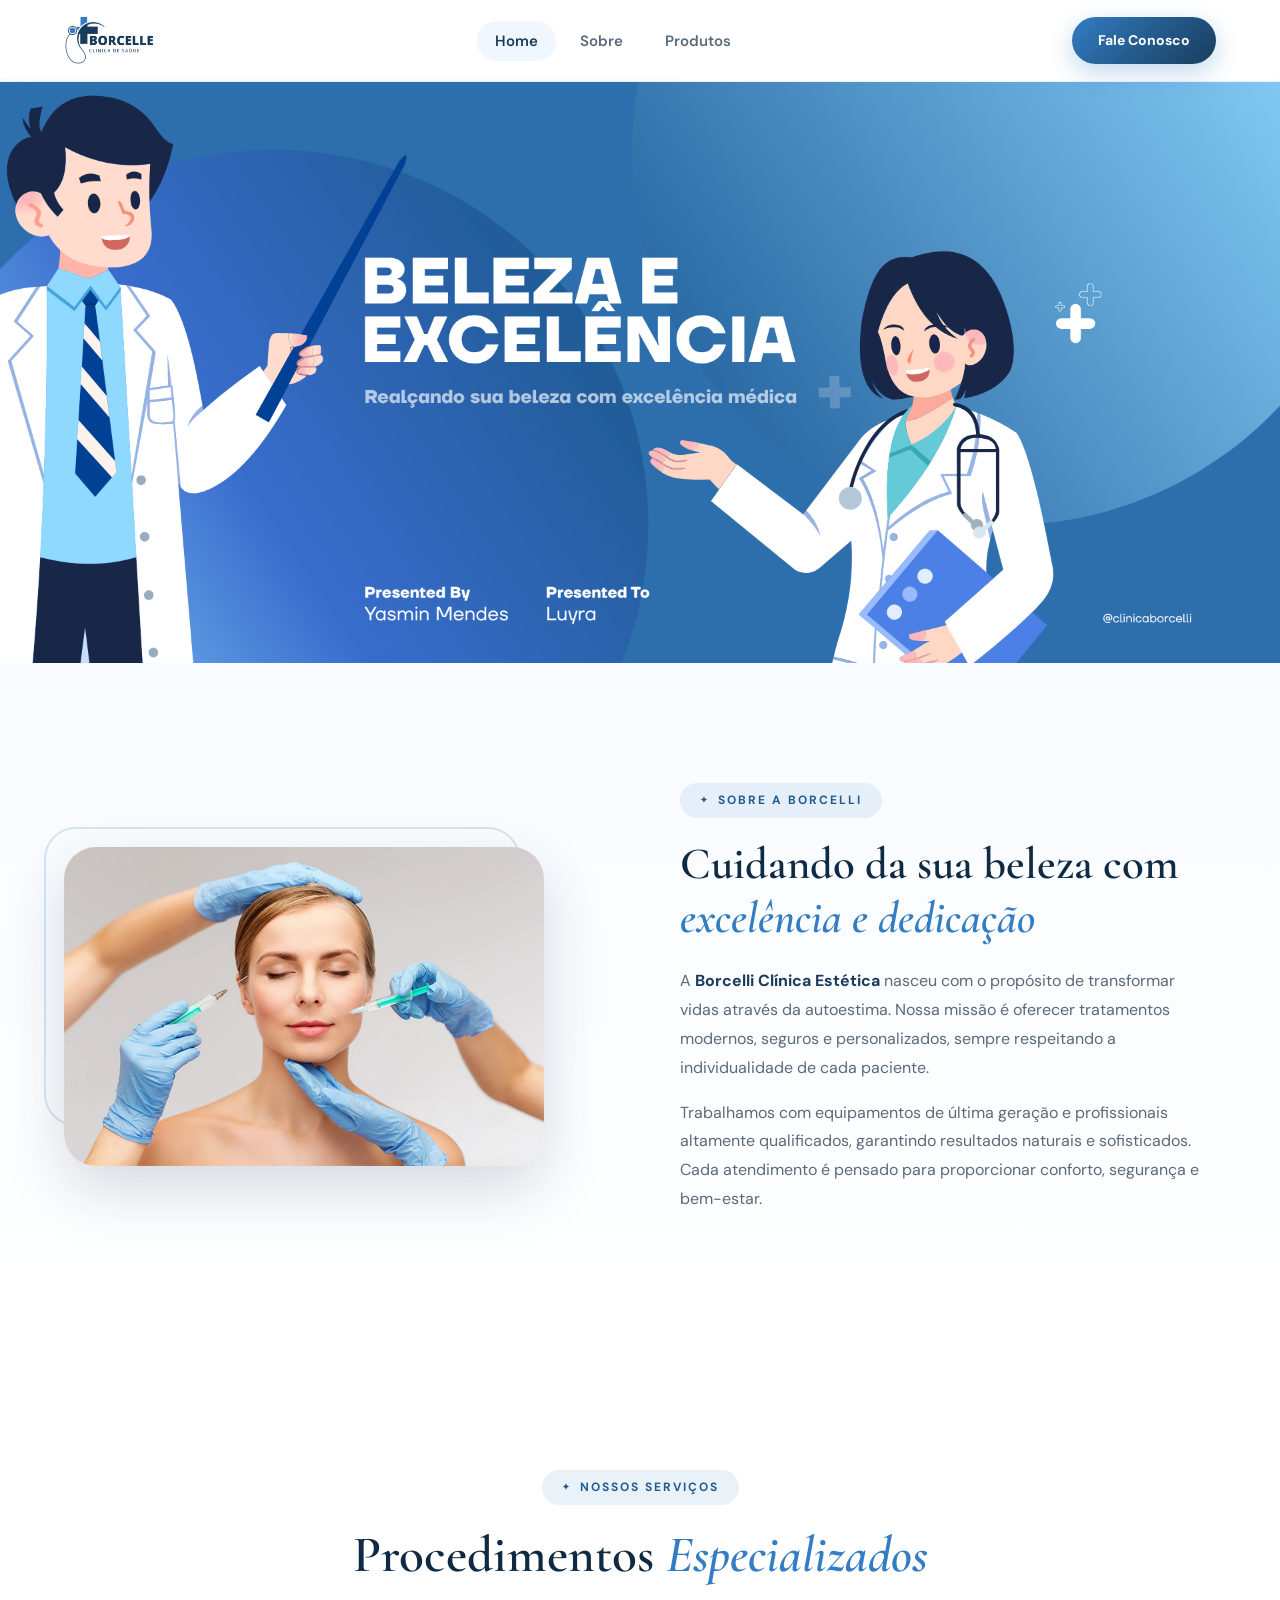
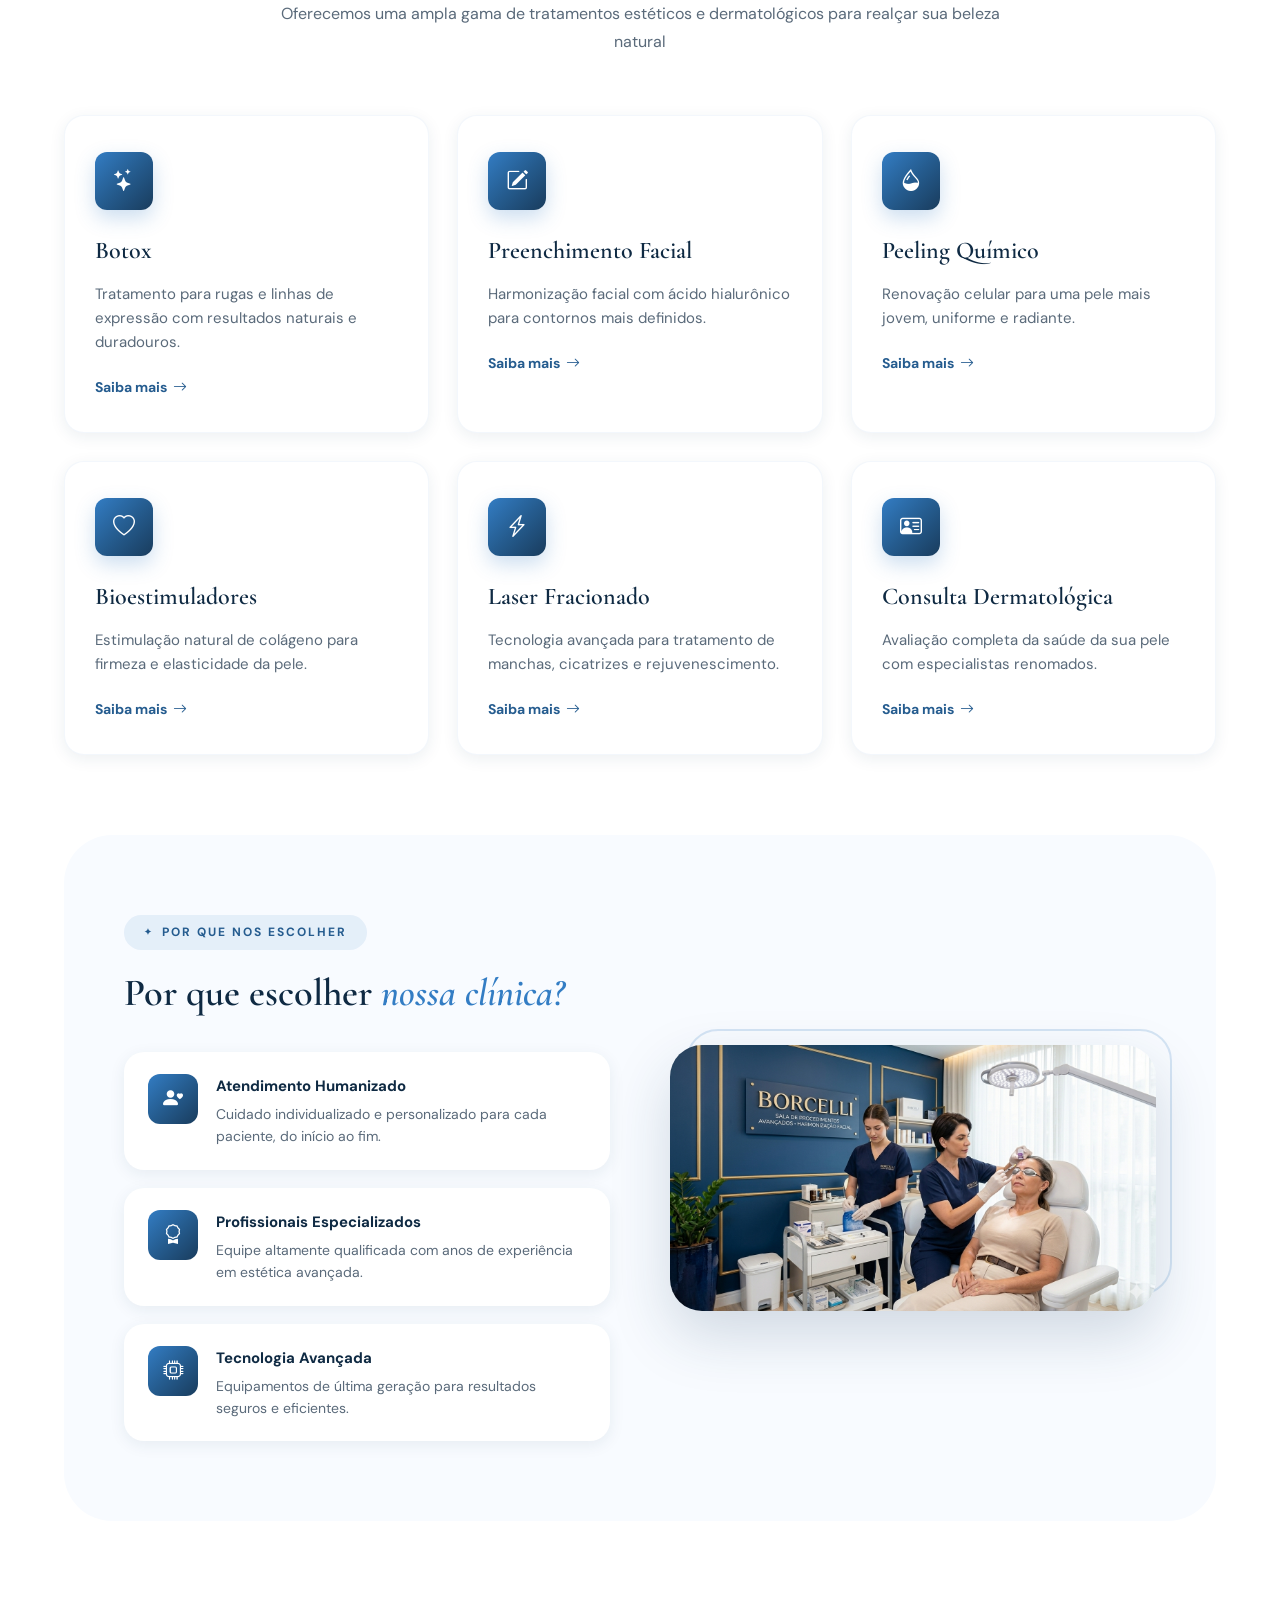
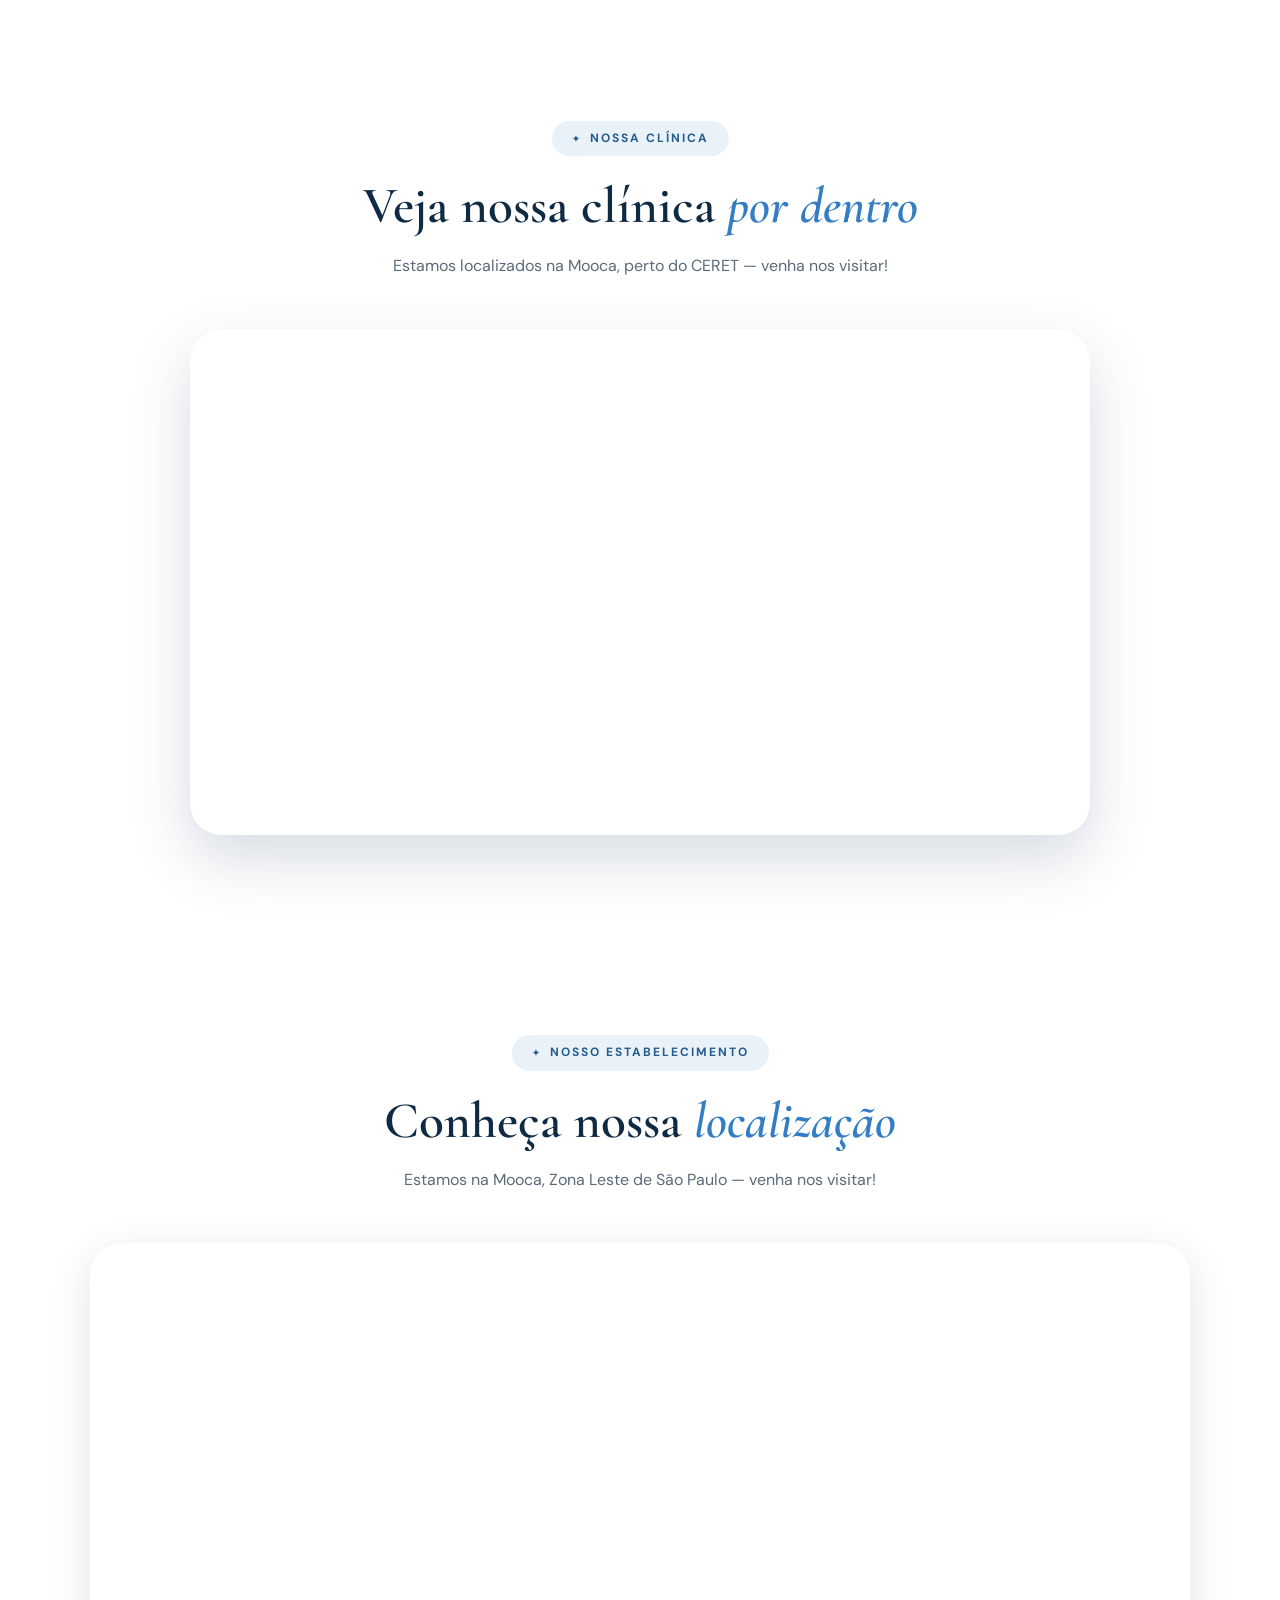
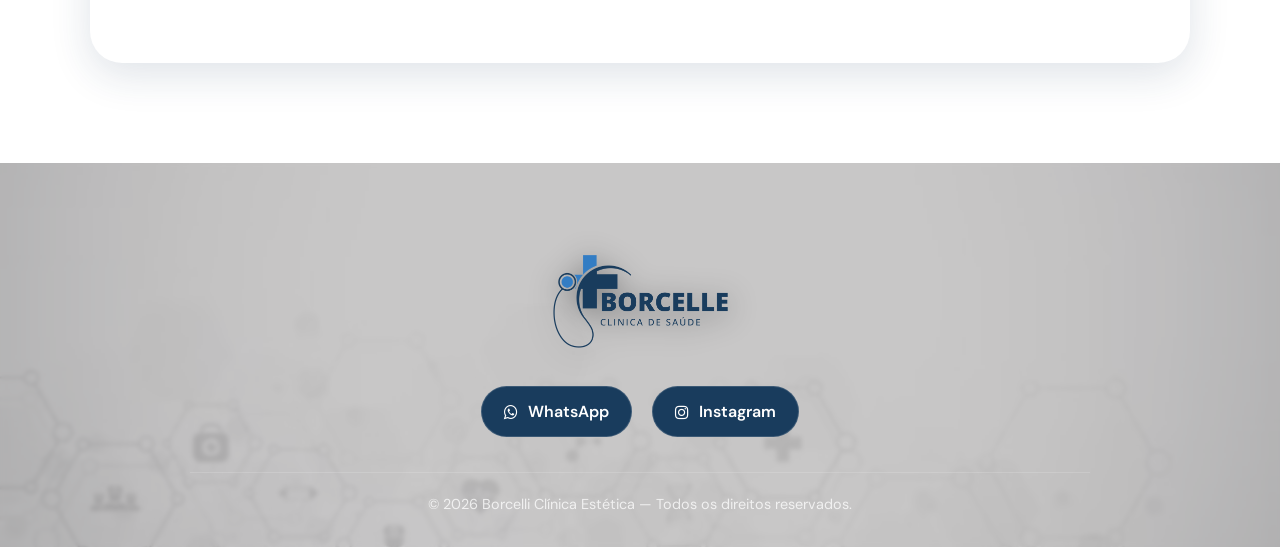
<file: index.html>
<!DOCTYPE html>
<html lang="pt-BR">
<head>
    <meta charset="UTF-8">
    <meta name="viewport" content="width=device-width, initial-scale=1.0">
    <title>Borcelli — Clínica Estética</title>
    <link rel="stylesheet" href="https://cdn.jsdelivr.net/npm/bootstrap-icons@1.13.1/font/bootstrap-icons.min.css">
    <link rel="stylesheet" href="https://maxcdn.bootstrapcdn.com/font-awesome/4.5.0/css/font-awesome.min.css">
    <link rel="icon" href="/img/logo.png" type="image/png">
    <link rel="preconnect" href="https://fonts.googleapis.com">
    <link rel="stylesheet" href="css/estilo.css">
    <link href="https://fonts.googleapis.com/css2?family=Cormorant+Garamond:ital,wght@0,300;0,400;0,600;1,300;1,400;1,600&family=DM+Sans:wght@300;400;500;600;700&display=swap" rel="stylesheet">
</head>
<body>

<!-- ══════════════════ HEADER ══════════════════ -->
<header id="mainHeader">
    <div class="divHeader">
        <a href="index.html">
            <img class="logo" src="img/logo.png" alt="Borcelli">
        </a>
        <nav>
            <ul>
                <li><a href="index.html"   class="nav-link active">Home</a></li>
                <li><a href="sobre.html"   class="nav-link">Sobre</a></li>
                <li><a href="produto.html" class="nav-link">Produtos</a></li>
            </ul>
        </nav>
        <a href="sobre.html#contato" class="nav-cta">Fale Conosco</a>
    </div>
</header>

<!-- ══════════════════ BANNER ══════════════════ -->
<section class="banner">
    <img src="img/bannerHome.png" alt="Borcelli — Clínica Estética">
</section>

<!-- ══════════════════ SOBRE ══════════════════ -->
<section class="sobre">
    <div class="container-sobre">
        <div class="sobre-left animate d1">
            <img src="produtos/botox3.jpg" alt="Equipe Borcelli">
        </div>
        <div class="sobre-right animate d2">
            <div class="contorno">Sobre a Borcelli</div>
            <h2>Cuidando da sua beleza com <span>excelência e dedicação</span></h2>
            <p>A <strong>Borcelli Clínica Estética</strong> nasceu com o propósito de transformar vidas através da autoestima. Nossa missão é oferecer tratamentos modernos, seguros e personalizados, sempre respeitando a individualidade de cada paciente.</p>
            <p>Trabalhamos com equipamentos de última geração e profissionais altamente qualificados, garantindo resultados naturais e sofisticados. Cada atendimento é pensado para proporcionar conforto, segurança e bem-estar.</p>
        </div>
    </div>
</section>


<!-- ══════════════════ SERVIÇOS ══════════════════ -->
<section class="ServicosSection" id="servicos">
    <div class="sec-center">
        <div class="contorno">Nossos Serviços</div>
        <h2 class="sec-title">Procedimentos <span>Especializados</span></h2>
        <p class="sec-sub">Oferecemos uma ampla gama de tratamentos estéticos e dermatológicos para realçar sua beleza natural</p>
    </div>

    <div class="cardServicos">
        <div class="card-servico animate d1">
            <div class="icon-card"><i class="bi bi-stars"></i></div>
            <h3>Botox</h3>
            <p>Tratamento para rugas e linhas de expressão com resultados naturais e duradouros.</p>
            <a href="sobre.html#contato" class="card-link">Saiba mais <i class="bi bi-arrow-right"></i></a>
        </div>
        <div class="card-servico animate d2">
            <div class="icon-card"><i class="bi bi-pencil-square"></i></div>
            <h3>Preenchimento Facial</h3>
            <p>Harmonização facial com ácido hialurônico para contornos mais definidos.</p>
            <a href="sobre.html#contato" class="card-link">Saiba mais <i class="bi bi-arrow-right"></i></a>
        </div>
        <div class="card-servico animate d3">
            <div class="icon-card"><i class="bi bi-droplet-half"></i></div>
            <h3>Peeling Químico</h3>
            <p>Renovação celular para uma pele mais jovem, uniforme e radiante.</p>
            <a href="sobre.html#contato" class="card-link">Saiba mais <i class="bi bi-arrow-right"></i></a>
        </div>
        <div class="card-servico animate d4">
            <div class="icon-card"><i class="bi bi-heart"></i></div>
            <h3>Bioestimuladores</h3>
            <p>Estimulação natural de colágeno para firmeza e elasticidade da pele.</p>
            <a href="sobre.html#contato" class="card-link">Saiba mais <i class="bi bi-arrow-right"></i></a>
        </div>
        <div class="card-servico animate d5">
            <div class="icon-card"><i class="bi bi-lightning-charge"></i></div>
            <h3>Laser Fracionado</h3>
            <p>Tecnologia avançada para tratamento de manchas, cicatrizes e rejuvenescimento.</p>
            <a href="sobre.html#contato" class="card-link">Saiba mais <i class="bi bi-arrow-right"></i></a>
        </div>
        <div class="card-servico animate d6">
            <div class="icon-card"><i class="bi bi-person-vcard"></i></div>
            <h3>Consulta Dermatológica</h3>
            <p>Avaliação completa da saúde da sua pele com especialistas renomados.</p>
            <a href="sobre.html#contato" class="card-link">Saiba mais <i class="bi bi-arrow-right"></i></a>
        </div>
    </div>

    <!-- DIFERENCIAIS -->
    <section class="secao-diferenciais">
        <div class="container-diferenciais">
            <div class="lado-texto">
                <div class="contorno">Por que nos escolher</div>
                <h2 class="tituloLista">Por que escolher <span>nossa clínica?</span></h2>
                <div class="lista-diferenciais">
                    <div class="item-diferencial">
                        <div class="dif-icon"><i class="bi bi-person-heart"></i></div>
                        <div>
                            <h4>Atendimento Humanizado</h4>
                            <p>Cuidado individualizado e personalizado para cada paciente, do início ao fim.</p>
                        </div>
                    </div>
                    <div class="item-diferencial">
                        <div class="dif-icon"><i class="bi bi-award"></i></div>
                        <div>
                            <h4>Profissionais Especializados</h4>
                            <p>Equipe altamente qualificada com anos de experiência em estética avançada.</p>
                        </div>
                    </div>
                    <div class="item-diferencial">
                        <div class="dif-icon"><i class="bi bi-cpu"></i></div>
                        <div>
                            <h4>Tecnologia Avançada</h4>
                            <p>Equipamentos de última geração para resultados seguros e eficientes.</p>
                        </div>
                    </div>
                </div>
            </div>
            <div class="lado-imagem">
                <img src="img/bannerClinica.png" alt="Clínica Borcelli">
            </div>
        </div>
    </section>

    <div class="espaco"></div>
</section>

<!-- ══════════════════ VÍDEO ══════════════════ -->
<section class="video">
    <div class="sec-center">
        <div class="contorno">Nossa Clínica</div>
        <h2 class="sec-title">Veja nossa clínica <span>por dentro</span></h2>
        <p class="sec-sub">Estamos localizados na Mooca, perto do CERET — venha nos visitar!</p>
    </div>
    <div class="video-container">
        <iframe
            src="https://www.youtube.com/embed/cuYwLI6DDx0?rel=0&modestbranding=1"
            title="Borcelli Clínica Estética"
            frameborder="0"
            allow="accelerometer; autoplay; clipboard-write; encrypted-media; gyroscope; picture-in-picture"
            allowfullscreen>
        </iframe>
    </div>
</section>

<div class="espaco"></div>

<!-- ══════════════════ MAPA ══════════════════ -->
<section class="secao-mapa">
    <div class="sec-center">
        <div class="contorno">Nosso Estabelecimento</div>
        <h2 class="sec-title">Conheça nossa <span>localização</span></h2>
        <p class="sec-sub">Estamos na Mooca, Zona Leste de São Paulo — venha nos visitar!</p>
    </div>
    <div class="mapa">
        <iframe
            src="https://www.google.com/maps/embed?pb=!1m18!1m12!1m3!1d3655.2243794940605!2d-46.559798123786216!3d-23.632134164197684!2m3!1f0!2f0!3f0!3m2!1i1024!2i768!4f13.1!3m3!1m2!1s0x94ce5d007357a2f7%3A0xa76e484e9767c123!2sParque%20Linear%20Kennedy%20-%20S%C3%A3o%20Caetano%20-%20SP!5e0!3m2!1spt-BR!2sbr!4v1772663698467!5m2!1spt-BR!2sbr"
            width="100%" height="420"
            style="border:0;"
            allowfullscreen="" loading="lazy"
            referrerpolicy="no-referrer-when-downgrade">
        </iframe>
    </div>
</section>

<!-- FOOTER -->
<footer class="footer">

    <div class="footer-overlay"></div>

    <div class="footer-content-container">

        <!-- LOGO -->
        <div class="footer-logo">
            <img src="img/logo.png" alt="Borcelli Clínica Estética">
        </div>

        <!-- REDES -->
        <div class="footer-social">

            <a href="https://wa.me/5511994676768" target="_blank">
                <i class="fa fa-whatsapp"></i>
                WhatsApp
            </a>

            <a href="https://instagram.com/Borcelli_mooca" target="_blank">
                <i class="fa fa-instagram"></i>
                Instagram
            </a>

        </div>

        <!-- COPYRIGHT -->
        <div class="footer-copy">
            © 2026 Borcelli Clínica Estética — Todos os direitos reservados.
        </div>

    </div>

</footer>

    
</body>
</html>
</file>
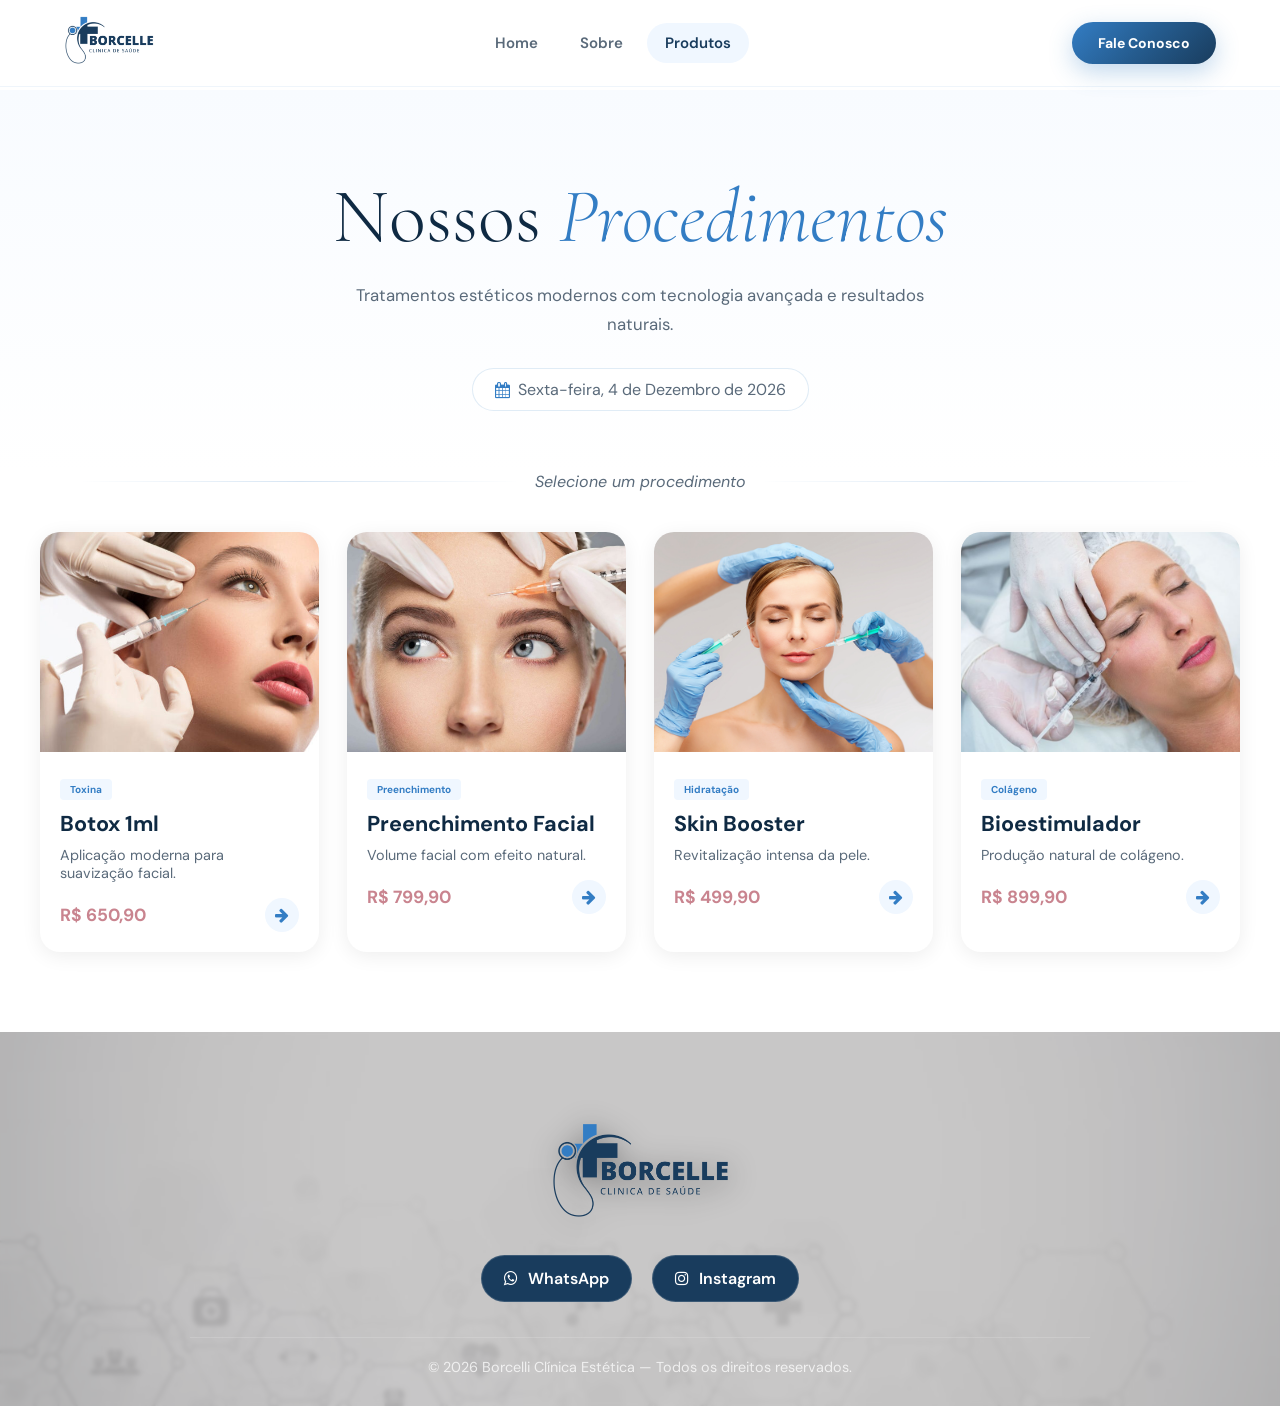
<file: produto.html>
<!DOCTYPE html>
<html lang="pt-BR">
<head>

    <meta charset="UTF-8">

    <meta name="viewport" content="width=device-width, initial-scale=1.0">

    <title>Borcelli — Procedimentos</title>

    <link rel="preconnect" href="https://fonts.googleapis.com">

    <link href="https://fonts.googleapis.com/css2?family=Cormorant+Garamond:ital,wght@0,300;0,400;0,600;1,300;1,400&family=DM+Sans:wght@300;400;500;600&display=swap" rel="stylesheet">

    <link rel="stylesheet" href="https://maxcdn.bootstrapcdn.com/font-awesome/4.5.0/css/font-awesome.min.css">

    <link rel="icon" href="/img/logo.png" type="image/png">

    <link rel="stylesheet" href="css/produto.css">

</head>

<body>

<!-- ══════════════════ HEADER ══════════════════ -->
<header id="mainHeader">
    <div class="divHeader">
        <a href="index.html">
            <img class="logo" src="img/logo.png" alt="Borcelli">
        </a>
        <nav>
            <ul>
                <li><a href="index.html"   class="nav-link">Home</a></li>
                <li><a href="sobre.html"   class="nav-link">Sobre</a></li>
                <li><a href="produto.html" class="nav-link active">Produtos</a></li>
            </ul>
        </nav>
        <a href="sobre.html#contato" class="nav-cta">Fale Conosco</a>
    </div>
</header>

<section class="secao-hero">

    <h1 class="titulo-hero">
        Nossos <em>Procedimentos</em>
    </h1>

    <p class="subtitulo-hero">
        Tratamentos estéticos modernos com tecnologia avançada
        e resultados naturais.
    </p>

    <div class="badge-data">

        <i class="fa fa-calendar"></i>

        <span id="data-hoje"></span>

    </div>

</section>

<div class="divisor-secao">

    <span>
        Selecione um procedimento
    </span>

</div>

<div class="container">

  <!-- CARD 1 -->
<div class="card"
onclick="abrirDetalhes(
'Botox 1ml',
'./produtos/botox1.jpeg,./produtos/botox5.jpg,./produtos/botox6.jpg',
'Aplicação moderna para suavização facial com efeito natural e elegante.',
'R$ 650,90'
)">

    <div class="card-imagem-wrap">

        <img src="./produtos/botox1.jpeg">

        <div class="overlay-card"></div>

    </div>

    <div class="corpo-card">

        <span class="etiqueta-categoria">
            Toxina
        </span>

        <h2>Botox 1ml</h2>

        <p>
            Aplicação moderna para suavização facial.
        </p>

        <div class="rodape-card">

            <span class="preco">
                R$ 650,90
            </span>

            <div class="seta-card">
                <i class="fa fa-arrow-right"></i>
            </div>

        </div>

    </div>

</div>

<!-- CARD 2 -->
<div class="card"
onclick="abrirDetalhes(
'Preenchimento Facial',
'./produtos/botox2.jpg,./produtos/botox7.jpg',
'Volume facial com aparência natural e sofisticada.',
'R$ 799,90'
)">

    <div class="card-imagem-wrap">

        <img src="./produtos/botox2.jpg">

        <div class="overlay-card"></div>

    </div>

    <div class="corpo-card">

        <span class="etiqueta-categoria">
            Preenchimento
        </span>

        <h2>Preenchimento Facial</h2>

        <p>
            Volume facial com efeito natural.
        </p>

        <div class="rodape-card">

            <span class="preco">
                R$ 799,90
            </span>

            <div class="seta-card">
                <i class="fa fa-arrow-right"></i>
            </div>

        </div>

    </div>

</div>

<!-- CARD 3 -->
<div class="card"
onclick="abrirDetalhes(
'Skin Booster',
'./produtos/botox3.jpg,./produtos/botox8.webp',
'Hidratação profunda e revitalização intensa da pele.',
'R$ 499,90'
)">

    <div class="card-imagem-wrap">

        <img src="./produtos/botox3.jpg">

        <div class="overlay-card"></div>

    </div>

    <div class="corpo-card">

        <span class="etiqueta-categoria">
            Hidratação
        </span>

        <h2>Skin Booster</h2>

        <p>
            Revitalização intensa da pele.
        </p>

        <div class="rodape-card">

            <span class="preco">
                R$ 499,90
            </span>

            <div class="seta-card">
                <i class="fa fa-arrow-right"></i>
            </div>

        </div>

    </div>

</div>

<!-- CARD 4 -->
<div class="card"
onclick="abrirDetalhes(
'Bioestimulador',
'./produtos/botox4.jpg,./produtos/botox2.jpg',
'Estimula a produção natural de colágeno para firmeza da pele.',
'R$ 899,90'
)">

    <div class="card-imagem-wrap">

        <img src="./produtos/botox4.jpg">

        <div class="overlay-card"></div>

    </div>

    <div class="corpo-card">

        <span class="etiqueta-categoria">
            Colágeno
        </span>

        <h2>Bioestimulador</h2>

        <p>
            Produção natural de colágeno.
        </p>

        <div class="rodape-card">

            <span class="preco">
                R$ 899,90
            </span>

            <div class="seta-card">
                <i class="fa fa-arrow-right"></i>
            </div>

        </div>

    </div>

</div></div>


<!-- FOOTER -->
<footer class="footer">

    <div class="footer-overlay"></div>

    <div class="footer-content-container">

        <!-- LOGO -->
        <div class="footer-logo">
            <img src="img/logo.png" alt="Borcelli Clínica Estética">
        </div>

        <!-- REDES -->
        <div class="footer-social">

            <a href="https://wa.me/5511994676768" target="_blank">
                <i class="fa fa-whatsapp"></i>
                WhatsApp
            </a>

            <a href="https://instagram.com/Borcelli_mooca" target="_blank">
                <i class="fa fa-instagram"></i>
                Instagram
            </a>

        </div>

        <!-- COPYRIGHT -->
        <div class="footer-copy">
            © 2026 Borcelli Clínica Estética — Todos os direitos reservados.
        </div>

    </div>

</footer>
<script>

    // DATA

    const dias = [
        "Domingo",
        "Segunda-feira",
        "Terça-feira",
        "Quarta-feira",
        "Quinta-feira",
        "Sexta-feira",
        "Sábado"
    ];

    const meses = [
        "Janeiro",
        "Fevereiro",
        "Março",
        "Abril",
        "Maio",
        "Junho",
        "Julho",
        "Agosto",
        "Setembro",
        "Outubro",
        "Novembro",
        "Dezembro"
    ];

    const hoje = new Date();

    document.getElementById("data-hoje").textContent =

        dias[hoje.getDay()] +
        ", " +
        hoje.getDate() +
        " de " +
        meses[hoje.getMonth()] +
        " de " +
        hoje.getFullYear();

    // POPUP

    function abrirDetalhes(nome, imagens, descricao, preco){

        const url =
        `pop_produtos.html?nomeProduto=${encodeURIComponent(nome)}
        &imgProduto=${encodeURIComponent(imagens)}
        &descProduto=${encodeURIComponent(descricao)}
        &precoProduto=${encodeURIComponent(preco)}`;

        window.open(
            url,
            "_blank",
            "width=1200,height=800"
        );
    }

</script>

</body>
</html>
</file>
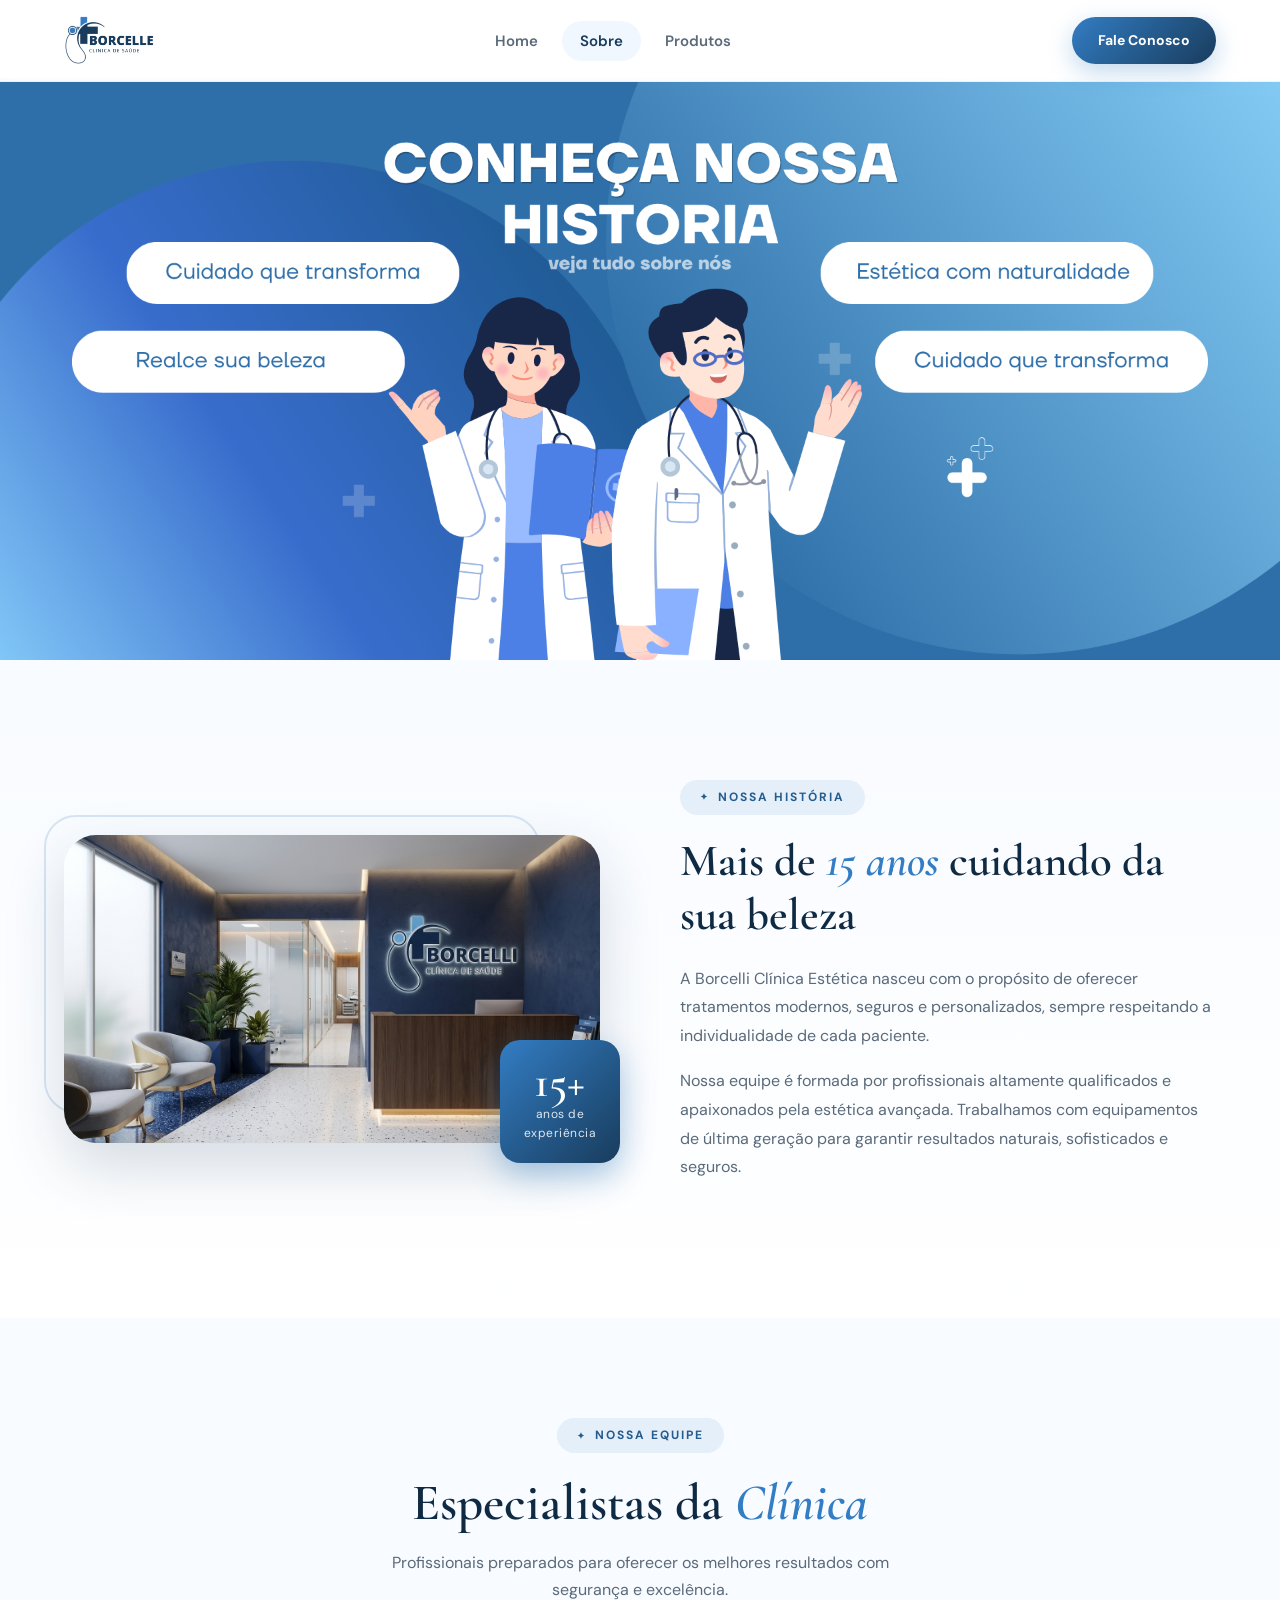
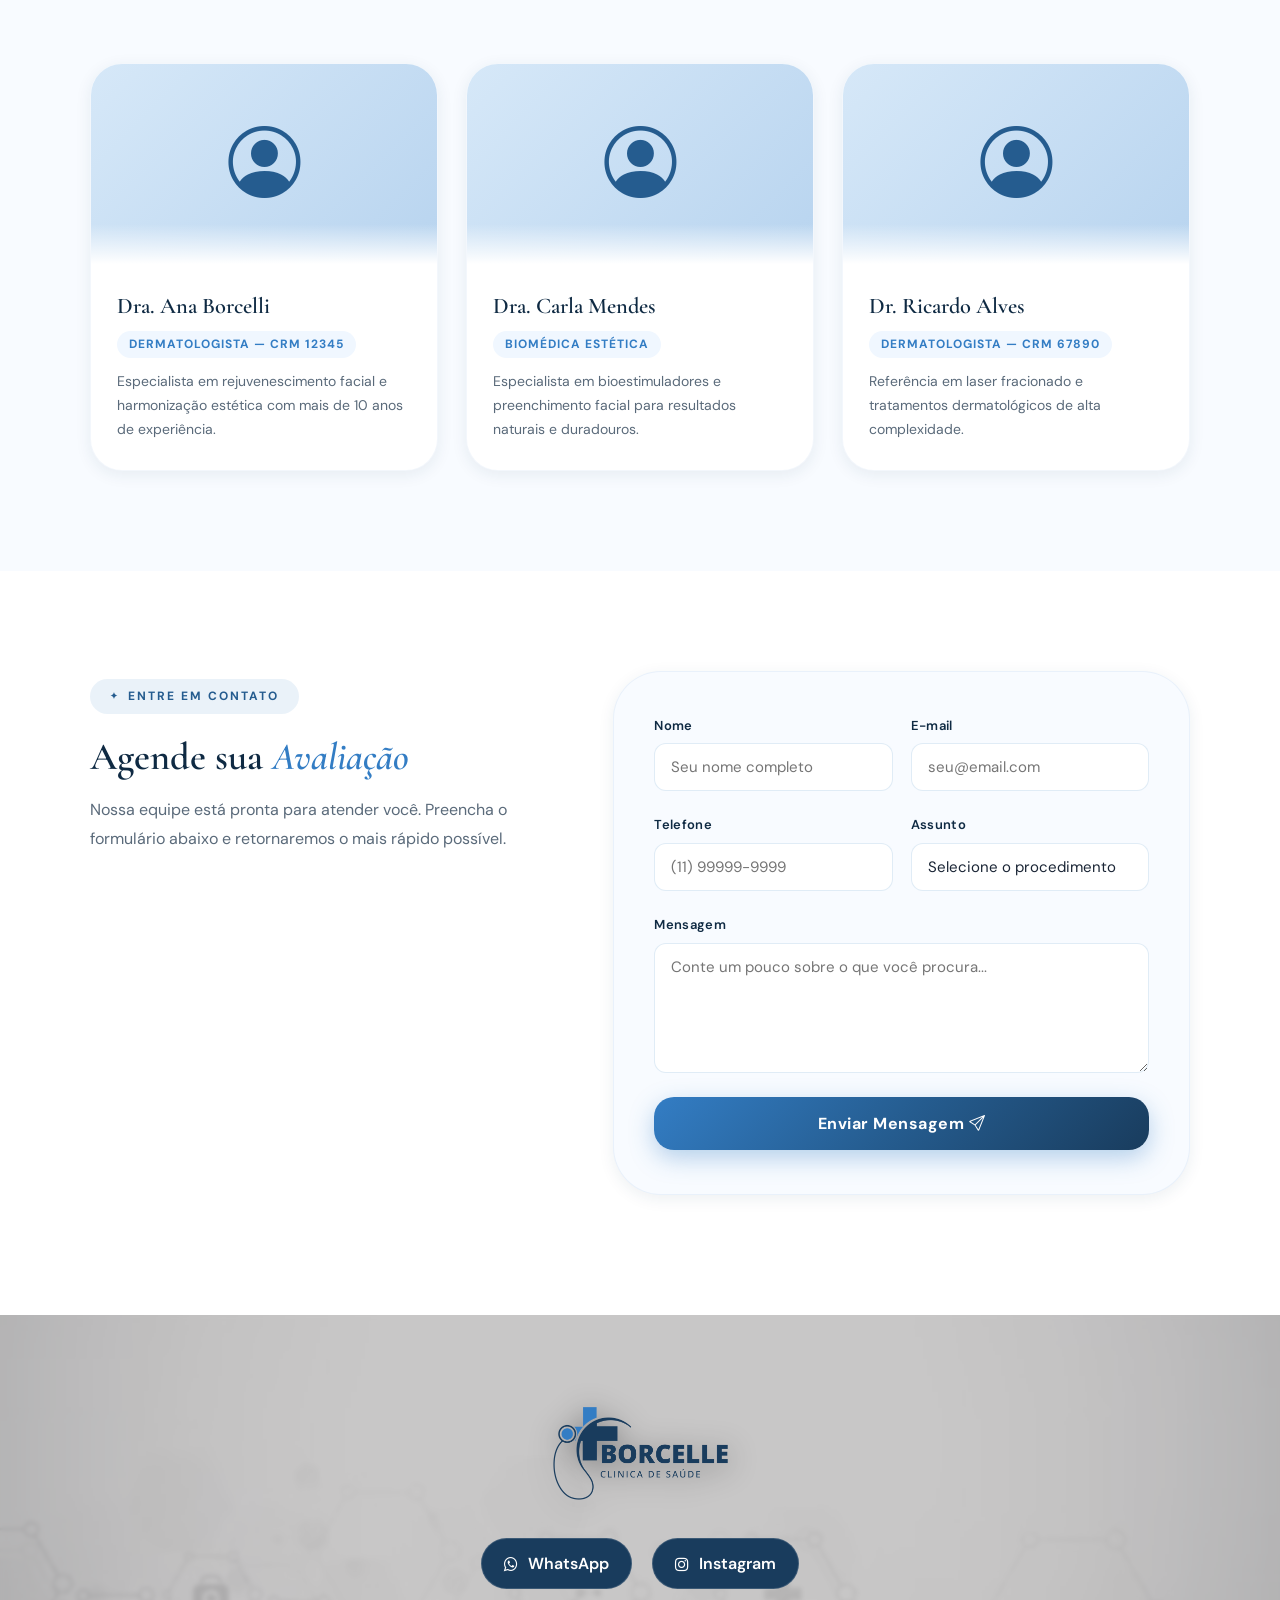
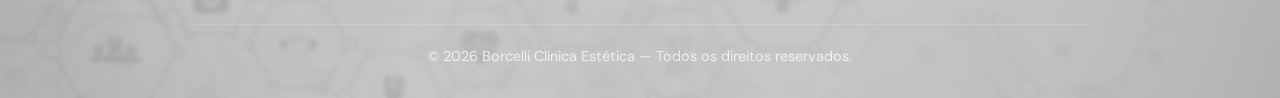
<file: sobre.html>
<!DOCTYPE html>
<html lang="pt-BR">
<head>
    <meta charset="UTF-8">
    <meta name="viewport" content="width=device-width, initial-scale=1.0">
    <title>Sobre Nós — Borcelli Clínica Estética</title>
    <link rel="icon" href="/img/logo.png" type="image/png">
    <link rel="stylesheet" href="https://cdn.jsdelivr.net/npm/bootstrap-icons@1.13.1/font/bootstrap-icons.min.css">
    <link rel="stylesheet" href="https://maxcdn.bootstrapcdn.com/font-awesome/4.5.0/css/font-awesome.min.css">
    <link rel="preconnect" href="https://fonts.googleapis.com">
    <link href="https://fonts.googleapis.com/css2?family=Cormorant+Garamond:ital,wght@0,300;0,400;0,600;1,300;1,400;1,600&family=DM+Sans:wght@300;400;500;600;700&display=swap" rel="stylesheet">
    <link rel="stylesheet" href="css/sobre.css">
</head>
<body>
<!-- ══════════════════ HEADER ══════════════════ -->
<header id="mainHeader">
    <div class="divHeader">
        <a href="index.html">
            <img class="logo" src="img/logo.png" alt="Borcelli">
        </a>
        <nav>
            <ul>
                <li><a href="index.html"   class="nav-link">Home</a></li>
                <li><a href="sobre.html"   class="nav-link active">Sobre</a></li>
                <li><a href="produto.html" class="nav-link">Produtos</a></li>
            </ul>
        </nav>
        <a href="sobre.html#contato" class="nav-cta">Fale Conosco</a>
    </div>
</header>

<!-- ══════════════ BANNER ══════════════ -->
<section class="banner">
    <img src="img/bannerSobre.png" alt="Sobre a Borcelli">
</section>

<!-- ══════════════ HISTÓRIA ══════════════ -->
<section class="historia">
    <div class="container-historia">

        <div class="historia-img reveal d1">
            <img src="img/bannerHero.png" alt="Equipe Borcelli">
            <div class="hist-badge">
                <div class="num">15+</div>
                <div class="txt">anos de<br>experiência</div>
            </div>
        </div>

        <div class="historia-texto reveal d2">
            <div class="contorno">Nossa História</div>
            <h2>Mais de <span>15 anos</span> cuidando da sua beleza</h2>
            <p>A Borcelli Clínica Estética nasceu com o propósito de oferecer tratamentos modernos, seguros e personalizados, sempre respeitando a individualidade de cada paciente.</p>
            <p>Nossa equipe é formada por profissionais altamente qualificados e apaixonados pela estética avançada. Trabalhamos com equipamentos de última geração para garantir resultados naturais, sofisticados e seguros.</p>
    </div>
</section>



<!-- ══════════════ EQUIPE ══════════════ -->
<section class="equipe">
    <div class="titulo-central">
        <div class="contorno">Nossa Equipe</div>
        <h2 class="sec-title">Especialistas da <span>Clínica</span></h2>
        <p class="sec-sub">Profissionais preparados para oferecer os melhores resultados com segurança e excelência.</p>
    </div>
    <div class="grid-equipe">
        <div class="card-equipe reveal d1">
            <div class="foto-equipe"><i class="bi bi-person-circle"></i></div>
            <div class="info-equipe">
                <h3>Dra. Ana Borcelli</h3>
                <span>Dermatologista — CRM 12345</span>
                <p>Especialista em rejuvenescimento facial e harmonização estética com mais de 10 anos de experiência.</p>
            </div>
        </div>
        <div class="card-equipe reveal d2">
            <div class="foto-equipe"><i class="bi bi-person-circle"></i></div>
            <div class="info-equipe">
                <h3>Dra. Carla Mendes</h3>
                <span>Biomédica Estética</span>
                <p>Especialista em bioestimuladores e preenchimento facial para resultados naturais e duradouros.</p>
            </div>
        </div>
        <div class="card-equipe reveal d3">
            <div class="foto-equipe"><i class="bi bi-person-circle"></i></div>
            <div class="info-equipe">
                <h3>Dr. Ricardo Alves</h3>
                <span>Dermatologista — CRM 67890</span>
                <p>Referência em laser fracionado e tratamentos dermatológicos de alta complexidade.</p>
            </div>
        </div>
    </div>
</section>

<!-- ══════════════ CONTATO ══════════════ -->
<section class="contato" id="contato">
    <div class="contato-wrap">

        <div class="contato-info reveal d1">
            <div class="contorno">Entre em Contato</div>
            <h2>Agende sua <span>Avaliação</span></h2>
            <p>Nossa equipe está pronta para atender você. Preencha o formulário abaixo e retornaremos o mais rápido possível.</p>
        </div>

        <div class="reveal d2">
            <form class="formulario">
                <div class="form-row">
                    <div class="grupo-form">
                        <label>Nome</label>
                        <input type="text" placeholder="Seu nome completo" required>
                    </div>

                    <div class="grupo-form">
                        <label>E-mail</label>
                        <input type="email" placeholder="seu@email.com" required>
                    </div>
                </div>

                <div class="form-row">
                    <div class="grupo-form">
                        <label>Telefone</label>
                        <input type="tel" placeholder="(11) 99999-9999">
                    </div>

                    <div class="grupo-form">
                        <label>Assunto</label>
                        <select>
                            <option value="">Selecione o procedimento</option>
                            <option>Botox</option>
                            <option>Preenchimento Facial</option>
                            <option>Laser Fracionado</option>
                            <option>Bioestimuladores</option>
                            <option>Peeling Químico</option>
                            <option>Microagulhamento</option>
                            <option>Outro</option>
                        </select>
                    </div>
                </div>

                <div class="grupo-form grupo-textarea">
                    <label>Mensagem</label>
                    <textarea placeholder="Conte um pouco sobre o que você procura..."></textarea>
                </div>

                <button type="submit" class="btn-enviar">
                    Enviar Mensagem <i class="bi bi-send"></i>
                </button>
            </form>
        </div>

    </div>
</section>
<!-- FOOTER -->
<footer class="footer">
    <div class="footer-overlay"></div>
    <div class="footer-content-container">
        <!-- LOGO -->
        <div class="footer-logo">
            <img src="img/logo.png" alt="Borcelli Clínica Estética">
        </div>
        <!-- REDES -->
        <div class="footer-social">
            <a href="https://wa.me/5511994676768" target="_blank">
                <i class="fa fa-whatsapp"></i>
                WhatsApp
            </a>
            <a href="https://instagram.com/Borcelli_mooca" target="_blank">
                <i class="fa fa-instagram"></i>
                Instagram
            </a>
        </div>
        <!-- COPYRIGHT -->
        <div class="footer-copy">
            © 2026 Borcelli Clínica Estética — Todos os direitos reservados.
        </div>
    </div>
</footer>
</body>
</html>
</file>
<file: css/estilo.css>
:root {
            --navy:      #0f2a43;
            --deep:      #193c5d;
            --mid:       #255c8f;
            --blue:      #337dc4;
            --light-blue:#6aaee8;
            --ice:       #f0f7ff;
            --white:     #ffffff;
            --text:      #1a2535;
            --muted:     #5a6a7a;
            --light:     #f8fbff;
            --rose:      #c9848f;
            --rose-light:#f7ecee;
            --grad:      linear-gradient(135deg, #337dc4 0%, #255c8f 50%, #193c5d 100%);
            --grad-h:    linear-gradient(135deg, #4a8fd4 0%, #337dc4 50%, #255c8f 100%);
            --shadow-sm: 0 4px 16px rgba(25,60,93,.08);
            --shadow-md: 0 12px 40px rgba(25,60,93,.14);
            --shadow-lg: 0 24px 60px rgba(25,60,93,.18);
            --r-sm: 12px; --r-md: 20px; --r-lg: 32px; --r-xl: 48px;
            --ease: .3s ease;
        }

        *, *::before, *::after { margin:0; padding:0; box-sizing:border-box; }
        html { scroll-behavior: smooth; }
        body {
            background: var(--white);
            color: var(--text);
            font-family: 'DM Sans', sans-serif;
            line-height: 1.6;
            overflow-x: hidden;
        }
        img { max-width:100%; display:block; }
        a   { text-decoration:none; }

        /* ── HEADER ── */
        header {
            position: fixed; top:0; left:0; width:100%;
            background: rgba(255,255,255,.96);
            backdrop-filter: blur(18px);
            border-bottom: 1px solid rgba(51,125,196,.08);
            z-index: 1000;
            padding: 16px 5%;
            transition: box-shadow .3s;
        }
        header.scrolled { box-shadow: 0 4px 24px rgba(15,42,67,.1); }

        .divHeader {
            max-width: 1280px; margin:0 auto;
            display:flex; align-items:center; justify-content:space-between;
        }
        .logo { width:90px; transition: var(--ease); }
        .logo:hover { opacity:.8; }

        nav ul { display:flex; align-items:center; gap:6px; list-style:none; }
        .nav-link {
            color: var(--muted); font-size:15px; font-weight:600;
            padding:10px 18px; border-radius:50px; transition: var(--ease);
        }
        .nav-link:hover, .nav-link.active { background:var(--ice); color:var(--deep); }

        .nav-cta {
            background: var(--grad); color:white;
            padding:12px 26px; border-radius:50px;
            font-size:14px; font-weight:700;
            transition: var(--ease);
            box-shadow: 0 8px 24px rgba(51,125,196,.3);
        }
        .nav-cta:hover { transform:translateY(-2px); box-shadow:0 12px 30px rgba(51,125,196,.4); }

        /* ── BANNER ── */
        .banner {
            margin-top: 78px;         
            width: 100%;
            background: var(--navy);
            line-height: 0;            
        }
        .banner img {
            width: 100%;
            height: auto;             
            display: block;
            object-fit: contain;      
        }

        /* ── CONTORNO BADGE ── */
        .contorno {
            display: inline-flex; align-items:center; gap:8px;
            padding: 8px 20px; border-radius: 50px;
            background: rgba(51,125,196,.1); color: var(--mid);
            font-size: 12px; font-weight: 700; letter-spacing:2px;
            text-transform: uppercase; margin-bottom: 20px;
        }
        .contorno::before { content:'✦'; font-size:9px; }

        /* ── SOBRE ── */
        .sobre {
            padding: 120px 5%;
            background: linear-gradient(180deg, var(--light) 0%, var(--white) 100%);
        }
        .container-sobre {
            max-width: 1200px; margin:0 auto;
            display: flex; align-items: center; gap: 80px;
        }
        .sobre-left { flex:1; position:relative; }
        .sobre-left img {
            width:100%; max-width:480px;
            border-radius: var(--r-lg);
            box-shadow: var(--shadow-lg);
            position: relative; z-index:1;
        }
        .sobre-left::before {
            content:'';
            position:absolute;
            top:-20px; left:-20px;
            width:calc(100% - 60px); height:calc(100% - 20px);
            border: 2px solid rgba(51,125,196,.18);
            border-radius: var(--r-lg);
            z-index:0;
        }

        .sobre-right { flex:1; }
        .sobre-right h2 {
            font-family: 'Cormorant Garamond', serif;
            font-size: clamp(2rem, 3.5vw, 2.9rem);
            font-weight: 600; line-height:1.2;
            margin-bottom: 22px; color: var(--navy);
        }
        .sobre-right h2 span { color: var(--blue); font-style:italic; }
        .sobre-right p { margin-bottom:16px; color:var(--muted); font-size:16px; line-height:1.8; }
        .sobre-right strong { color:var(--deep); }

        .sobre-cta {
            display:inline-flex; align-items:center; gap:10px;
            margin-top:10px;
            background: var(--grad); color:white;
            padding:14px 28px; border-radius:50px;
            font-size:15px; font-weight:700;
            box-shadow:0 8px 24px rgba(51,125,196,.3);
            transition: var(--ease);
        }
        .sobre-cta:hover { transform:translateY(-2px); }

        /* ── SERVIÇOS ── */
        .ServicosSection { padding: 120px 5% 0; }
        .sec-center {
            text-align:center; max-width:720px; margin:0 auto;
        }
        .sec-title {
            font-family: 'Cormorant Garamond', serif;
            font-size: clamp(2rem, 4vw, 3.2rem);
            font-weight: 600; margin-bottom:14px; color:var(--navy); line-height:1.2;
        }
        .sec-title span { color:var(--blue); font-style:italic; }
        .sec-sub { color:var(--muted); font-size:16px; line-height:1.7; }

        .cardServicos {
            max-width: 1200px; margin: 60px auto;
            display: grid; grid-template-columns: repeat(3,1fr); gap:28px;
        }
        .card-servico {
            background: white;
            padding: 36px 30px 32px;
            border-radius: var(--r-md);
            box-shadow: var(--shadow-sm);
            transition: var(--ease);
            border: 1px solid rgba(51,125,196,.06);
            position: relative; overflow:hidden;
        }
        .card-servico::after {
            content:'';
            position:absolute; bottom:0; left:0; right:0; height:3px;
            background: var(--grad); transform:scaleX(0); transform-origin:left;
            transition: transform .4s ease;
        }
        .card-servico:hover { transform:translateY(-8px); box-shadow:var(--shadow-md); }
        .card-servico:hover::after { transform:scaleX(1); }

        .icon-card {
            width:58px; height:58px; border-radius:var(--r-sm);
            background: var(--grad);
            display:flex; align-items:center; justify-content:center;
            color:white; font-size:22px; margin-bottom:22px;
            box-shadow: 0 8px 20px rgba(51,125,196,.25);
        }
        .card-servico h3 {
            font-family: 'Cormorant Garamond', serif;
            font-size:1.5rem; font-weight:600; margin-bottom:12px; color:var(--navy);
        }
        .card-servico p { color:var(--muted); margin-bottom:20px; font-size:15px; }
        .card-link {
            color:var(--mid); font-weight:700; font-size:14px;
            display:inline-flex; align-items:center; gap:6px;
            transition: gap .2s;
        }
        .card-link:hover { gap:10px; }

        /* ── DIFERENCIAIS ── */
        .secao-diferenciais {
            max-width: 1200px; margin: 80px auto;
            background: var(--light); border-radius: var(--r-xl);
            padding: 80px 60px;
        }
        .container-diferenciais { display:flex; align-items:center; gap:60px; }
        .lado-texto, .lado-imagem { flex:1; }

        .tituloLista {
            font-family: 'Cormorant Garamond', serif;
            font-size: clamp(1.8rem, 3vw, 2.6rem); font-weight:600;
            margin-bottom: 36px; color:var(--navy); line-height:1.2;
        }
        .tituloLista span { color:var(--blue); font-style:italic; }

        .lista-diferenciais { display:flex; flex-direction:column; gap:18px; }
        .item-diferencial {
            display:flex; gap:18px;
            padding:22px 24px; background:white;
            border-radius:var(--r-md); box-shadow:var(--shadow-sm);
            transition: var(--ease);
        }
        .item-diferencial:hover { transform:translateX(6px); box-shadow:var(--shadow-md); }
        .dif-icon {
            width:50px; height:50px; flex-shrink:0;
            border-radius:var(--r-sm); background:var(--grad);
            display:flex; align-items:center; justify-content:center;
            color:white; font-size:20px;
        }
        .item-diferencial h4 { margin-bottom:5px; color:var(--navy); font-size:15px; }
        .item-diferencial p  { color:var(--muted); font-size:14px; }

        .lado-imagem { position:relative; }
        .lado-imagem img {
            border-radius: var(--r-lg);
            box-shadow: var(--shadow-lg);
            width:100%;
        }
        .lado-imagem::before {
            content:'';
            position:absolute; top:-16px; right:-16px;
            width:100%; height:100%;
            border:2px solid rgba(51,125,196,.18);
            border-radius: var(--r-lg); z-index:0;
        }
        .lado-imagem img { position:relative; z-index:1; }

        /* ── AVALIAÇÕES ── */
        .stats-strip {
            background: var(--grad);
            padding: 56px 5%;
        }
        .stats-inner {
            max-width:1100px; margin:0 auto;
            display:grid; grid-template-columns:repeat(4,1fr);
            text-align:center; gap:20px;
        }
        .stat-num {
            font-family:'Cormorant Garamond', serif;
            font-size:3rem; font-weight:600; color:white; line-height:1;
        }
        .stat-label { color:rgba(255,255,255,.75); font-size:14px; margin-top:6px; }

        /* ── VIDEO ── */
        .video { padding:100px 5% 0; }
        .video-container {
            max-width:900px; margin:50px auto 0;
            border-radius:var(--r-lg); overflow:hidden;
            box-shadow:var(--shadow-lg); aspect-ratio:16/9;
        }
        .video-container iframe { width:100%; height:100%; border:none; }

        /* ── MAPA ── */
        .secao-mapa { padding:100px 5% 100px; }
        .mapa {
            max-width:1100px; margin:50px auto 0;
            border-radius:var(--r-lg); overflow:hidden;
            box-shadow:var(--shadow-md);
        }
        .mapa iframe { width:100%; display:block; border:none; }

        /* ── ESPAÇO ── */
        .espaco { margin-top:80px; }

        /* =========================================
   RODÁPE
========================================= */

.footer {
    position: relative;
    background: url("../img/rodape2.jpg") no-repeat center center;
    background-size: cover;
    padding: 90px 20px 30px;
    overflow: hidden;
    color: #fff;
}

.footer-overlay {
    position: absolute;
    inset: 0;
    background: rgba(155, 153, 153, 0.55);
    backdrop-filter: blur(2px);
}

/* Conteúdo */
.footer-content-container {
    position: relative;
    z-index: 2;
    max-width: 900px;
    margin: auto;
    text-align: center;
}

/* LOGO */
.footer-logo {
    display: flex;
    justify-content: center;
    align-items: center;
    margin-bottom: 35px;
}

.footer-logo img {
    width: 180px;
    max-width: 100%;
    display: block;
    filter: drop-shadow(0 5px 15px rgba(0,0,0,0.4));
}

/* Redes sociais */
.footer-social {
    display: flex;
    justify-content: center;
    gap: 20px;
    flex-wrap: wrap;
    margin-bottom: 35px;
}

.footer-social a {
    display: flex;
    align-items: center;
    gap: 10px;
    background: var(--deep);
    border: 1px solid rgba(255,255,255,0.15);
    padding: 12px 22px;
    border-radius: 50px;
    color: #fff;
    text-decoration: none;
    font-weight: 600;
    transition: 0.3s ease;
    backdrop-filter: blur(5px);
}

.footer-social a:hover {
    transform: translateY(-4px);
    background: var(--mid);
    color: #fefefe;
}

/* Copyright */
.footer-copy {
    border-top: 1px solid rgba(255,255,255,0.15);
    padding-top: 20px;
    font-size: 0.9rem;
    color: rgba(255,255,255,0.75);
}

/* Espaçamento extra */
.espaco {
    margin-top: 100px;
}
</file>
<file: css/produto.css>
:root {
    /* CORES */
    --azul-marinho: #0f2a43;
    --azul-profundo: #193c5d;
    --azul-medio: #255c8f;
    --azul: #337dc4;
    --azul-claro: #6aaee8;
     --ice:       #f0f7ff;
      --deep:      #193c5d;
    --gelo: #f0f7ff;
    --branco: #ffffff;

    --texto: #1a2535;
    --texto-suave: #5a6a7a;

    --rosa: #c9848f;
    --rosa-claro: #f5e8ea;

    /* GRADIENTES */
    --grad: linear-gradient(
        135deg,
        #337dc4 0%,
        #255c8f 50%,
        #193c5d 100%
    );

    --grad-hover: linear-gradient(
        135deg,
        #4a8fd4 0%,
        #337dc4 50%,
        #255c8f 100%
    );

    /* SOMBRAS */
    --shadow-sm: 0 4px 16px rgba(25,60,93,.08);
    --shadow-md: 0 12px 40px rgba(25,60,93,.14);
    --shadow-lg: 0 24px 60px rgba(25,60,93,.18);

    --header-shadow: 0 4px 24px rgba(15,42,67,.1);
    --nav-cta-shadow: 0 8px 24px rgba(51,125,196,.3);
    --nav-cta-shadow-hover: 0 12px 30px rgba(51,125,196,.4);

    /* HEADER */
    --header-bg: rgba(255,255,255,.96);
    --header-border: rgba(51,125,196,.08);
    --header-blur: blur(18px);

    /* TAMANHOS */
    --logo-width: 90px;
    --container-width: 1280px;

    /* BORDER RADIUS */
    --r-sm: 12px;
    --r-md: 20px;
    --r-lg: 32px;
    --r-xl: 48px;

    /* TRANSIÇÃO */
    --ease: .3s ease;
}

        * {
            margin: 0;
            padding: 0;
            box-sizing: border-box;
        }

        body {
            background: var(--branco);
            color: var(--texto);
            font-family: 'DM Sans', sans-serif;
            overflow-x: hidden;
        }

        a {
            text-decoration: none;
        }

    /* ── HEADER ── */
        header {
            position: fixed; top:0; left:0; width:100%;
            background: rgba(255,255,255,.96);
            backdrop-filter: blur(18px);
            border-bottom: 1px solid rgba(51,125,196,.08);
            z-index: 1000;
            padding: 16px 5%;
            transition: box-shadow .3s;
        }
        header.scrolled { box-shadow: 0 4px 24px rgba(15,42,67,.1); }

        .divHeader {
            max-width: 1280px; margin:0 auto;
            display:flex; align-items:center; justify-content:space-between;
        }
        .logo { width:90px; transition: var(--ease); }
        .logo:hover { opacity:.8; }

        nav ul { display:flex; align-items:center; gap:6px; list-style:none; }
        .nav-link {
            color: var(--texto-suave); font-size:15px; font-weight:600;
            padding:10px 18px; border-radius:50px; transition: var(--ease);
        }
        .nav-link:hover, .nav-link.active { background:var(--ice); color:var(--deep); }

        .nav-cta {
            background: var(--grad); color:white;
            padding:12px 26px; border-radius:50px;
            font-size:14px; font-weight:700;
            transition: var(--ease);
            box-shadow: 0 8px 24px rgba(51,125,196,.3);
        }
        .nav-cta:hover { transform:translateY(-2px); box-shadow:0 12px 30px rgba(51,125,196,.4); }

        /* HERO */

        .secao-hero {
            margin-top: 90px;
            padding: 80px 5% 60px;
            text-align: center;
            background: linear-gradient(180deg, #f8fbff 0%, #ffffff 100%);
        }

        .titulo-hero {
            font-family: 'Cormorant Garamond', serif;
            font-size: clamp(2.8rem, 6vw, 5rem);
            font-weight: 300;
            color: var(--azul-marinho);
            margin-bottom: 18px;
        }

        .titulo-hero em {
            color: var(--azul);
            font-style: italic;
        }

        .subtitulo-hero {
            max-width: 600px;
            margin: 0 auto 30px;
            color: var(--texto-suave);
            font-size: 1.05rem;
            line-height: 1.7;
        }

        .badge-data {
            display: inline-flex;
            align-items: center;
            gap: 8px;
            background: white;
            border: 1px solid rgba(51,125,196,0.15);
            padding: 10px 22px;
            border-radius: 50px;
            color: var(--texto-suave);
        }

        .badge-data i {
            color: var(--azul);
        }

        /* DIVISOR */

        .divisor-secao {
            display: flex;
            align-items: center;
            gap: 16px;
            max-width: 1200px;
            margin: 0 auto 40px;
            padding: 0 40px;
        }

        .divisor-secao::before,
        .divisor-secao::after {
            content: '';
            flex: 1;
            height: 1px;
            background:
                linear-gradient(
                    90deg,
                    transparent,
                    rgba(51,125,196,0.2),
                    transparent
                );
        }

        .divisor-secao span {
            color: var(--texto-suave);
            font-style: italic;
        }

        /* GRID */

        .container {
            display: grid;
            grid-template-columns: repeat(4, 1fr);
            gap: 28px;
            padding: 0 40px 80px;
            max-width: 1280px;
            margin: 0 auto;
        }

        /* CARD */

        .card {
            background: white;
            border-radius: 20px;
            overflow: hidden;
            cursor: pointer;
            transition: .35s;
            box-shadow: 0 4px 20px rgba(0,0,0,0.07);
            position: relative;
        }

        .card:hover {
            transform: translateY(-10px);
            box-shadow: 0 16px 48px rgba(51,125,196,0.15);
        }

        .card-imagem-wrap {
            position: relative;
            overflow: hidden;
        }

        .card img {
            width: 100%;
            height: 220px;
            object-fit: cover;
            transition: .5s;
        }

        .card:hover img {
            transform: scale(1.07);
        }

        .overlay-card {
            position: absolute;
            inset: 0;
            background:
                linear-gradient(
                    to top,
                    rgba(15,42,67,0.55),
                    transparent
                );
            opacity: 0;
            transition: .3s;
        }

        .card:hover .overlay-card {
            opacity: 1;
        }

        .texto-overlay-card {
            position: absolute;
            bottom: 14px;
            left: 50%;
            transform: translateX(-50%);
            background: white;
            color: var(--azul-marinho);
            font-size: 12px;
            padding: 8px 18px;
            border-radius: 50px;
            font-weight: 700;
        }

        .badge-card {
            position: absolute;
            top: 12px;
            right: 12px;
            background: rgba(255,255,255,0.95);
            padding: 5px 12px;
            border-radius: 50px;
            font-size: 11px;
            font-weight: 700;
        }

        .corpo-card {
            padding: 20px;
        }

        .etiqueta-categoria {
            display: inline-block;
            background: var(--gelo);
            color: var(--azul);
            padding: 4px 10px;
            border-radius: 4px;
            font-size: 10px;
            font-weight: 700;
            margin-bottom: 10px;
        }

        .corpo-card h2 {
            font-size: 1.35rem;
            margin-bottom: 8px;
            color: var(--azul-marinho);
        }

        .corpo-card p {
            color: var(--texto-suave);
            font-size: 0.9rem;
            margin-bottom: 16px;
        }

        .rodape-card {
            display: flex;
            align-items: center;
            justify-content: space-between;
        }

        .preco {
            color: var(--rosa);
            font-weight: 700;
            font-size: 1.1rem;
        }

        .seta-card {
            width: 34px;
            height: 34px;
            border-radius: 50%;
            background: var(--gelo);
            display: flex;
            align-items: center;
            justify-content: center;
            color: var(--azul);
        }

     /* =========================================
   RODÁPE
========================================= */

.footer {
    position: relative;
    background: url("../img/rodape2.jpg") no-repeat center center;
    background-size: cover;
    padding: 90px 20px 30px;
    overflow: hidden;
    color: #fff;
}

.footer-overlay {
    position: absolute;
    inset: 0;
    background: rgba(155, 153, 153, 0.55);
    backdrop-filter: blur(2px);
}

/* Conteúdo */
.footer-content-container {
    position: relative;
    z-index: 2;
    max-width: 900px;
    margin: auto;
    text-align: center;
}

/* LOGO */
.footer-logo {
    display: flex;
    justify-content: center;
    align-items: center;
    margin-bottom: 35px;
}

.footer-logo img {
    width: 180px;
    max-width: 100%;
    display: block;
    filter: drop-shadow(0 5px 15px rgba(0,0,0,0.4));
}

/* Redes sociais */
.footer-social {
    display: flex;
    justify-content: center;
    gap: 20px;
    flex-wrap: wrap;
    margin-bottom: 35px;
}

.footer-social a {
    display: flex;
    align-items: center;
    gap: 10px;
    background: var(--deep);
    border: 1px solid rgba(255,255,255,0.15);
    padding: 12px 22px;
    border-radius: 50px;
    color: #fff;
    text-decoration: none;
    font-weight: 600;
    transition: 0.3s ease;
    backdrop-filter: blur(5px);
}

.footer-social a:hover {
    transform: translateY(-4px);
    background: var(--mid);
    color: #fefefe;
}

/* Copyright */
.footer-copy {
    border-top: 1px solid rgba(255,255,255,0.15);
    padding-top: 20px;
    font-size: 0.9rem;
    color: rgba(255,255,255,0.75);
}
</file>
<file: css/sobre.css>
:root {
            --navy:       #0f2a43;
            --deep:       #193c5d;
            --mid:        #255c8f;
            --blue:       #337dc4;
            --light-blue: #6aaee8;
            --ice:        #f0f7ff;
            --white:      #ffffff;
            --text:       #1a2535;
            --muted:      #5a6a7a;
            --light:      #f8fbff;
            --rose:       #c9848f;
            --rose-light: #f7ecee;
            --grad:       linear-gradient(135deg, #337dc4 0%, #255c8f 50%, #193c5d 100%);
            --shadow-sm:  0 4px 16px rgba(25,60,93,.08);
            --shadow-md:  0 12px 40px rgba(25,60,93,.14);
            --shadow-lg:  0 24px 60px rgba(25,60,93,.18);
            --r-sm: 12px; --r-md: 20px; --r-lg: 32px; --r-xl: 48px;
            --ease: .3s ease;
        }

        *, *::before, *::after { margin:0; padding:0; box-sizing:border-box; }
        html { scroll-behavior: smooth; }
        body {
            background: var(--white);
            color: var(--text);
            font-family: 'DM Sans', sans-serif;
            line-height: 1.6;
            overflow-x: hidden;
        }
        img { max-width:100%; display:block; }
        a   { text-decoration:none; }

         /* ── HEADER ── */
        header {
            position: fixed; top:0; left:0; width:100%;
            background: rgba(255,255,255,.96);
            backdrop-filter: blur(18px);
            border-bottom: 1px solid rgba(51,125,196,.08);
            z-index: 1000;
            padding: 16px 5%;
            transition: box-shadow .3s;
        }
        header.scrolled { box-shadow: 0 4px 24px rgba(15,42,67,.1); }

        .divHeader {
            max-width: 1280px; margin:0 auto;
            display:flex; align-items:center; justify-content:space-between;
        }
        .logo { width:90px; transition: var(--ease); }
        .logo:hover { opacity:.8; }

        nav ul { display:flex; align-items:center; gap:6px; list-style:none; }
        .nav-link {
            color: var(--muted); font-size:15px; font-weight:600;
            padding:10px 18px; border-radius:50px; transition: var(--ease);
        }
        .nav-link:hover, .nav-link.active { background:var(--ice); color:var(--deep); }

        .nav-cta {
            background: var(--grad); color:white;
            padding:12px 26px; border-radius:50px;
            font-size:14px; font-weight:700;
            transition: var(--ease);
            box-shadow: 0 8px 24px rgba(51,125,196,.3);
        }
        .nav-cta:hover { transform:translateY(-2px); box-shadow:0 12px 30px rgba(51,125,196,.4); }

        /* ── BANNER ── */
        .banner {
            margin-top: 78px;
            width: 100%;
            background: var(--navy);
            line-height: 0;
        }
        .banner img {
            width: 100%;
            height: auto;
            display: block;
            object-fit: contain;
        }

        /* ── CONTORNO ── */
        .contorno {
            display:inline-flex; align-items:center; gap:8px;
            padding:8px 20px; border-radius:50px;
            background:rgba(51,125,196,.1); color:var(--mid);
            font-size:12px; font-weight:700; letter-spacing:2px;
            text-transform:uppercase; margin-bottom:20px;
        }
        .contorno::before { content:'✦'; font-size:9px; }

        .sec-title {
            font-family:'Cormorant Garamond', serif;
            font-size: clamp(2rem, 4vw, 3.2rem);
            font-weight:600; margin-bottom:14px;
            color:var(--navy); line-height:1.2;
        }
        .sec-title span { color:var(--blue); font-style:italic; }
        .sec-sub { color:var(--muted); font-size:16px; line-height:1.7; max-width:560px; margin:0 auto; }

        .titulo-central { text-align:center; margin-bottom:60px; }

        /* ── HISTÓRIA ── */
        .historia {
            padding: 120px 5%;
            background: linear-gradient(180deg, var(--light) 0%, white 100%);
        }
        .container-historia {
            max-width:1200px; margin:0 auto;
            display:flex; align-items:center; gap:80px;
        }
        .historia-img {
            flex:1; position:relative;
        }
        .historia-img img {
            width:100%; border-radius:var(--r-lg);
            box-shadow:var(--shadow-lg); position:relative; z-index:1;
        }
        .historia-img::before {
            content:'';
            position:absolute; top:-20px; left:-20px;
            width:calc(100% - 40px); height:calc(100% - 10px);
            border:2px solid rgba(51,125,196,.18);
            border-radius:var(--r-lg); z-index:0;
        }
        .hist-badge {
            position:absolute; bottom:-20px; right:-20px; z-index:2;
            background:var(--grad); color:white;
            padding:20px 24px; border-radius:var(--r-md);
            text-align:center;
            box-shadow:0 12px 32px rgba(51,125,196,.4);
        }
        .hist-badge .num {
            font-family:'Cormorant Garamond', serif;
            font-size:2.8rem; font-weight:600; line-height:1;
        }
        .hist-badge .txt { font-size:12px; opacity:.85; letter-spacing:.5px; }

        .historia-texto { flex:1; }
        .historia-texto h2 {
            font-family:'Cormorant Garamond', serif;
            font-size:clamp(2rem, 3.5vw, 2.9rem); font-weight:600;
            line-height:1.2; margin-bottom:22px; color:var(--navy);
        }
        .historia-texto h2 span { color:var(--blue); font-style:italic; }
        .historia-texto p { color:var(--muted); margin-bottom:16px; font-size:16px; line-height:1.8; }


        /* ── DIFERENCIAIS ── */
        .diferenciais {
            padding: 100px 5%;
            background: white;
        }
        .grid-diferenciais {
            max-width:1100px; margin:0 auto;
            display:grid; grid-template-columns:repeat(3,1fr); gap:28px;
        }
        .card-diferencial {
            padding:40px 32px; border-radius:var(--r-md);
            background:var(--light);
            border:1px solid rgba(51,125,196,.07);
            transition:var(--ease); position:relative; overflow:hidden;
        }
        .card-diferencial::after {
            content:'';
            position:absolute; top:0; left:0; right:0; height:3px;
            background:var(--grad); transform:scaleX(0); transform-origin:left;
            transition:transform .4s ease;
        }
        .card-diferencial:hover { transform:translateY(-8px); box-shadow:var(--shadow-md); }
        .card-diferencial:hover::after { transform:scaleX(1); }
        .icon-dif {
            width:58px; height:58px; border-radius:var(--r-sm);
            background:var(--grad);
            display:flex; align-items:center; justify-content:center;
            color:white; font-size:22px; margin-bottom:22px;
            box-shadow:0 8px 20px rgba(51,125,196,.25);
        }
        .card-diferencial h3 {
            font-family:'Cormorant Garamond', serif;
            font-size:1.4rem; font-weight:600; margin-bottom:10px; color:var(--navy);
        }
        .card-diferencial p { color:var(--muted); font-size:15px; line-height:1.7; }

        /* ── NÚMEROS ── */
        .numeros-strip {
            background:var(--grad); padding:64px 5%;
        }
        .numeros-inner {
            max-width:1100px; margin:0 auto;
            display:grid; grid-template-columns:repeat(4,1fr);
            text-align:center; gap:20px;
        }
        .num-item { padding:10px; }
        .num-val {
            font-family:'Cormorant Garamond', serif;
            font-size:3.2rem; font-weight:600; color:white; line-height:1;
        }
        .num-lbl { color:rgba(255,255,255,.75); font-size:14px; margin-top:8px; }

        /* ── EQUIPE ── */
        .equipe {
            padding:100px 5%;
            background:var(--light);
        }
        .grid-equipe {
            max-width:1100px; margin:0 auto;
            display:grid; grid-template-columns:repeat(3,1fr); gap:28px;
        }
        .card-equipe {
            background:white; border-radius:var(--r-lg);
            overflow:hidden;
            box-shadow:var(--shadow-sm);
            transition:var(--ease);
            border:1px solid rgba(51,125,196,.06);
        }
        .card-equipe:hover { transform:translateY(-8px); box-shadow:var(--shadow-md); }
        .foto-equipe {
            height:200px;
            background: linear-gradient(135deg, #d6e8f8 0%, #b8d4ef 100%);
            display:flex; align-items:center; justify-content:center;
            color:var(--mid); font-size:72px;
            position:relative; overflow:hidden;
        }
        .foto-equipe::after {
            content:'';
            position:absolute; bottom:0; left:0; right:0; height:40px;
            background:linear-gradient(to top, white, transparent);
        }
        .info-equipe { padding:24px 26px 28px; }
        .info-equipe h3 {
            font-family:'Cormorant Garamond', serif;
            font-size:1.4rem; font-weight:600; color:var(--navy); margin-bottom:6px;
        }
        .info-equipe span {
            display:inline-block; font-size:12px; font-weight:700;
            letter-spacing:1px; color:var(--blue);
            background:var(--ice); padding:4px 12px; border-radius:50px;
            margin-bottom:12px; text-transform:uppercase;
        }
        .info-equipe p { color:var(--muted); font-size:14px; line-height:1.7; }

        /* ── CONTATO ── */
        .contato {
            padding:100px 5% 120px;
            background:white;
        }
        .contato-wrap {
            max-width:1100px; margin:0 auto;
            display:grid; grid-template-columns:1fr 1.3fr; gap:80px; align-items:start;
        }
        .contato-info { padding-top:8px; }
        .contato-info h2 {
            font-family:'Cormorant Garamond', serif;
            font-size:clamp(1.8rem, 3vw, 2.6rem); font-weight:600;
            color:var(--navy); margin-bottom:16px; line-height:1.2;
        }
        .contato-info h2 span { color:var(--blue); font-style:italic; }
        .contato-info p { color:var(--muted); font-size:16px; margin-bottom:32px; line-height:1.8; }

        .contato-canais { display:flex; flex-direction:column; gap:14px; }
        .canal {
            display:flex; align-items:center; gap:16px;
            padding:16px 20px; border-radius:var(--r-md);
            background:var(--light); border:1px solid rgba(51,125,196,.08);
            transition:var(--ease); color:var(--text);
        }
        .canal:hover { background:var(--ice); transform:translateX(4px); }
        .canal-icon {
            width:44px; height:44px; border-radius:var(--r-sm);
            background:var(--grad); color:white;
            display:flex; align-items:center; justify-content:center;
            font-size:18px; flex-shrink:0;
        }
        .canal strong { display:block; font-size:14px; color:var(--navy); }
        .canal small  { color:var(--muted); font-size:13px; }

        /* formulário */
        .formulario {
            background:var(--light); padding:44px 40px;
            border-radius:var(--r-xl);
            border:1px solid rgba(51,125,196,.08);
            box-shadow:var(--shadow-sm);
        }
        .form-row { display:grid; grid-template-columns:1fr 1fr; gap:18px; }
        .grupo-form { display:flex; flex-direction:column; gap:7px; margin-bottom:18px; }
        .grupo-form:last-of-type { margin-bottom:24px; }
        .grupo-form label {
            font-size:13px; font-weight:600; color:var(--navy);
            letter-spacing:.3px;
        }
        .grupo-form input,
        .grupo-form select,
        .grupo-form textarea {
            padding:13px 16px;
            border:1.5px solid rgba(51,125,196,.15);
            border-radius:var(--r-sm);
            font-family:'DM Sans', sans-serif;
            font-size:15px; color:var(--text);
            background:white; outline:none;
            transition:border-color .25s, box-shadow .25s;
        }
        .grupo-form input:focus,
        .grupo-form select:focus,
        .grupo-form textarea:focus {
            border-color:var(--blue);
            box-shadow:0 0 0 3px rgba(51,125,196,.12);
        }
        .grupo-form textarea { min-height:130px; resize:vertical; }
        .grupo-form select { appearance:none; cursor:pointer; }

        .btn-enviar {
            width:100%;
            padding:16px;
            background:var(--grad);
            color:white; border:none; cursor:pointer;
            border-radius:var(--r-md);
            font-family:'DM Sans', sans-serif;
            font-size:16px; font-weight:700;
            letter-spacing:.5px;
            box-shadow:0 8px 24px rgba(51,125,196,.35);
            transition:var(--ease);
        }
        .btn-enviar:hover { transform:translateY(-2px); box-shadow:0 14px 32px rgba(51,125,196,.45); }
        
 /* =========================================
   RODÁPE
========================================= */

.footer {
    position: relative;
    background: url("../img/rodape2.jpg") no-repeat center center;
    background-size: cover;
    padding: 90px 20px 30px;
    overflow: hidden;
    color: #fff;
}

.footer-overlay {
    position: absolute;
    inset: 0;
    background: rgba(155, 153, 153, 0.55);
    backdrop-filter: blur(2px);
}

/* Conteúdo */
.footer-content-container {
    position: relative;
    z-index: 2;
    max-width: 900px;
    margin: auto;
    text-align: center;
}

/* LOGO */
.footer-logo {
    display: flex;
    justify-content: center;
    align-items: center;
    margin-bottom: 35px;
}

.footer-logo img {
    width: 180px;
    max-width: 100%;
    display: block;
    filter: drop-shadow(0 5px 15px rgba(0,0,0,0.4));
}

/* Redes sociais */
.footer-social {
    display: flex;
    justify-content: center;
    gap: 20px;
    flex-wrap: wrap;
    margin-bottom: 35px;
}

.footer-social a {
    display: flex;
    align-items: center;
    gap: 10px;
    background: var(--deep);
    border: 1px solid rgba(255,255,255,0.15);
    padding: 12px 22px;
    border-radius: 50px;
    color: #fff;
    text-decoration: none;
    font-weight: 600;
    transition: 0.3s ease;
    backdrop-filter: blur(5px);
}

.footer-social a:hover {
    transform: translateY(-4px);
    background: var(--mid);
    color: #fefefe;
}

/* Copyright */
.footer-copy {
    border-top: 1px solid rgba(255,255,255,0.15);
    padding-top: 20px;
    font-size: 0.9rem;
    color: rgba(255,255,255,0.75);
}
</file>
